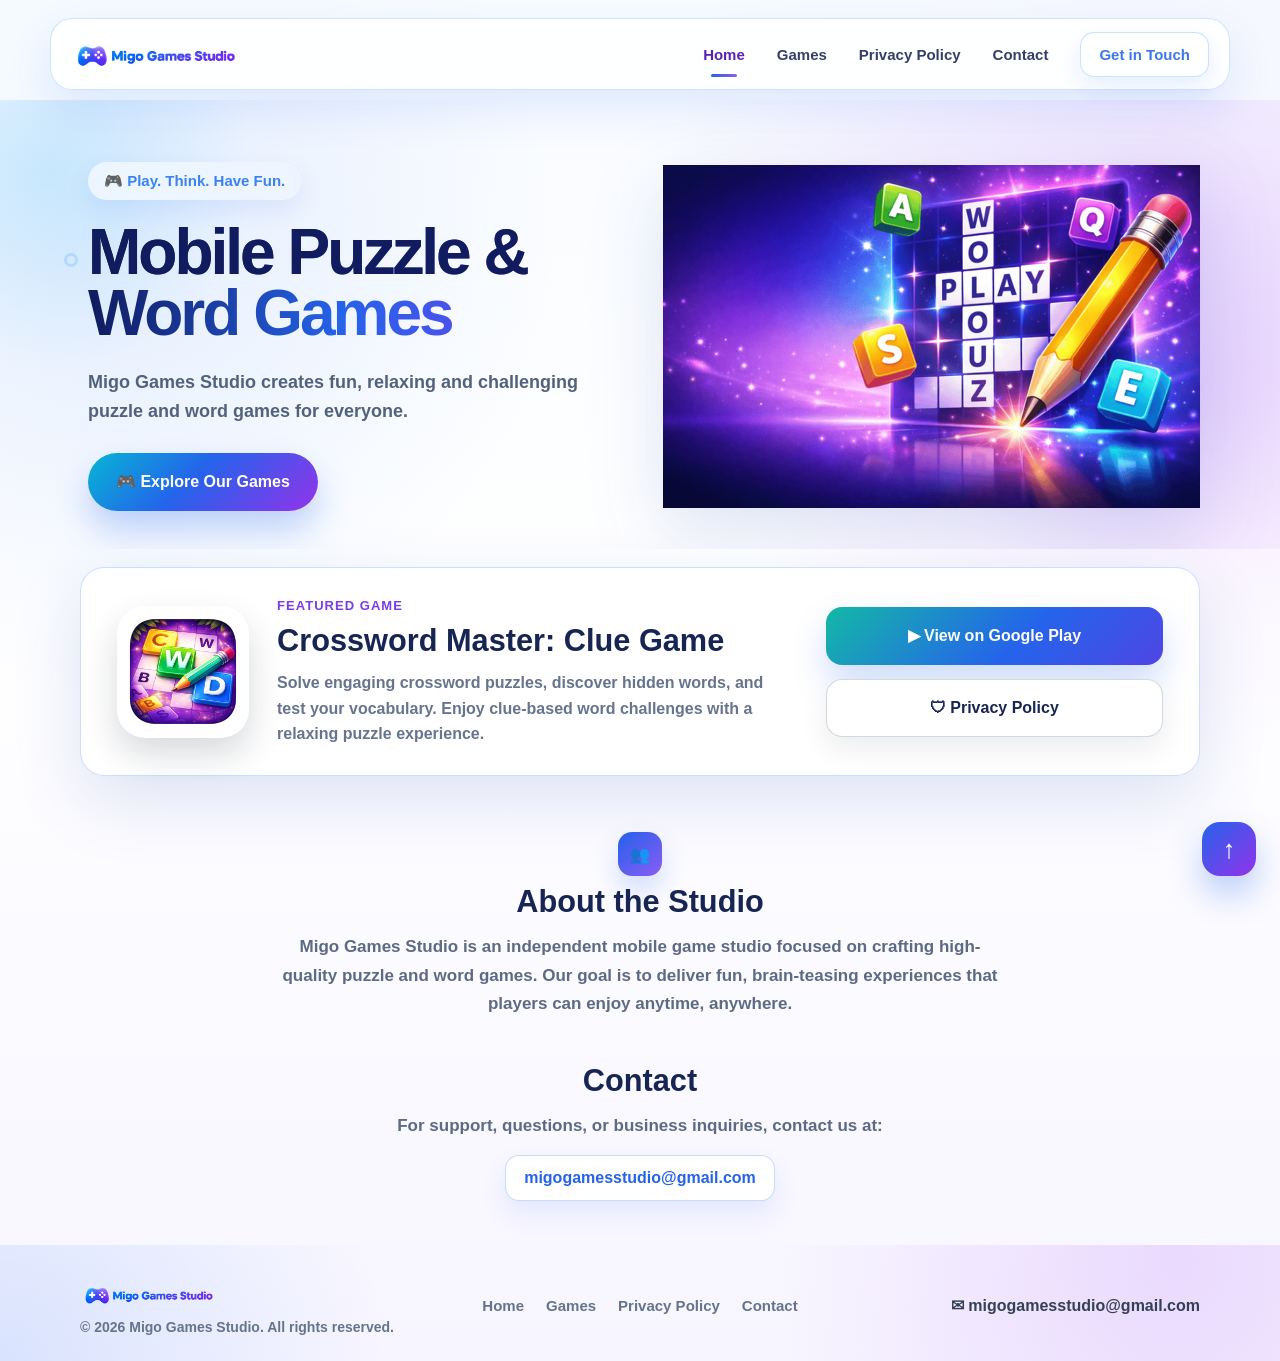
<file: index.html>
<!DOCTYPE html>
<html lang="en">
<head>
  <meta charset="UTF-8" />
  <meta name="viewport" content="width=device-width, initial-scale=1.0" />

  <title>Migo Games Studio | Mobile Puzzle & Word Games</title>

  <meta
    name="description"
    content="Migo Games Studio creates relaxing and challenging mobile puzzle and word games, including Crossword Master: Clue Game."
  />

  <link rel="stylesheet" href="style.css" />
</head>

<body>
  <header class="site-header" id="home">
    <nav class="navbar">
      <a class="brand" href="#home" aria-label="Migo Games Studio home">
        <img src="assets/images/logo.png" alt="Migo Games Studio logo" />
      </a>

      <button class="menu-toggle" aria-label="Open navigation menu">
        ☰
      </button>

      <div class="nav-links">
        <a href="#home" class="active">Home</a>
        <a href="#games">Games</a>
        <a href="privacy.html">Privacy Policy</a>
        <a href="#contact">Contact</a>
        <a class="contact-button" href="mailto:migogamesstudio@gmail.com">
          Get in Touch
        </a>
      </div>
    </nav>
  </header>

  <main>
    <section class="hero-section">
      <div class="hero-bg-shape hero-bg-left"></div>
      <div class="hero-bg-shape hero-bg-right"></div>

      <div class="container hero-content">
        <div class="hero-text">
          <span class="hero-badge">🎮 Play. Think. Have Fun.</span>

          <h1>
            Mobile Puzzle &amp;<br />
            Word Games
          </h1>

          <p>
            Migo Games Studio creates fun, relaxing and challenging puzzle and
            word games for everyone.
          </p>

          <a class="primary-button" href="#games">
            🎮 Explore Our Games
          </a>
        </div>

        <div class="hero-image-wrap">
          <img
            src="assets/images/hero-crossword.png"
            alt="Crossword puzzle illustration with letter tiles and pencil"
            class="hero-image"
          />
        </div>
      </div>
    </section>

    <section class="featured-game-section" id="games">
      <div class="container">
        <div class="game-card">
          <div class="game-info">
            <img
              src="assets/images/crossword-master-icon.png"
              alt="Crossword Master app icon"
              class="game-icon"
            />

            <div>
              <span class="section-label">Featured Game</span>
              <h2>Crossword Master: Clue Game</h2>
              <p>
                Solve engaging crossword puzzles, discover hidden words, and
                test your vocabulary. Enjoy clue-based word challenges with a
                relaxing puzzle experience.
              </p>
            </div>
          </div>

          <div class="game-actions">
            <a
              class="store-button"
              href="https://play.google.com/store/apps/details?id=com.migogamesstudio.crosswordmaster"
              target="_blank"
              rel="noopener noreferrer"
            >
              ▶ View on Google Play
            </a>

            <a class="secondary-button" href="privacy.html">
              🛡 Privacy Policy
            </a>
          </div>
        </div>
      </div>
    </section>

    <section class="about-section">
      <div class="container small-container">
        <div class="section-icon">👥</div>

        <h2>About the Studio</h2>

        <p>
          Migo Games Studio is an independent mobile game studio focused on
          crafting high-quality puzzle and word games. Our goal is to deliver
          fun, brain-teasing experiences that players can enjoy anytime,
          anywhere.
        </p>
      </div>
    </section>

    <section class="contact-section" id="contact">
      <div class="container small-container">
        <h2>Contact</h2>

        <p>
          For support, questions, or business inquiries, contact us at:
        </p>

        <a class="email-link" href="mailto:migogamesstudio@gmail.com">
          migogamesstudio@gmail.com
        </a>
      </div>
    </section>
  </main>

  <footer class="site-footer">
    <div class="container footer-content">
      <div class="footer-brand">
        <img src="assets/images/logo.png" alt="Migo Games Studio logo" />
        <p>© 2026 Migo Games Studio. All rights reserved.</p>
      </div>

      <div class="footer-links">
        <a href="#home">Home</a>
        <a href="#games">Games</a>
        <a href="privacy.html">Privacy Policy</a>
        <a href="#contact">Contact</a>
      </div>

      <a class="footer-email" href="mailto:migogamesstudio@gmail.com">
        ✉ migogamesstudio@gmail.com
      </a>
    </div>
  </footer>

  <a class="back-to-top" href="#home" aria-label="Back to top">
    ↑
  </a>
  <script>
  const menuToggle = document.querySelector(".menu-toggle");
  const navLinks = document.querySelector(".nav-links");

  menuToggle.addEventListener("click", () => {
    navLinks.classList.toggle("open");
  });

  document.querySelectorAll(".nav-links a").forEach((link) => {
    link.addEventListener("click", () => {
      navLinks.classList.remove("open");
    });
  });
</script>
</body>
</html>
</file>
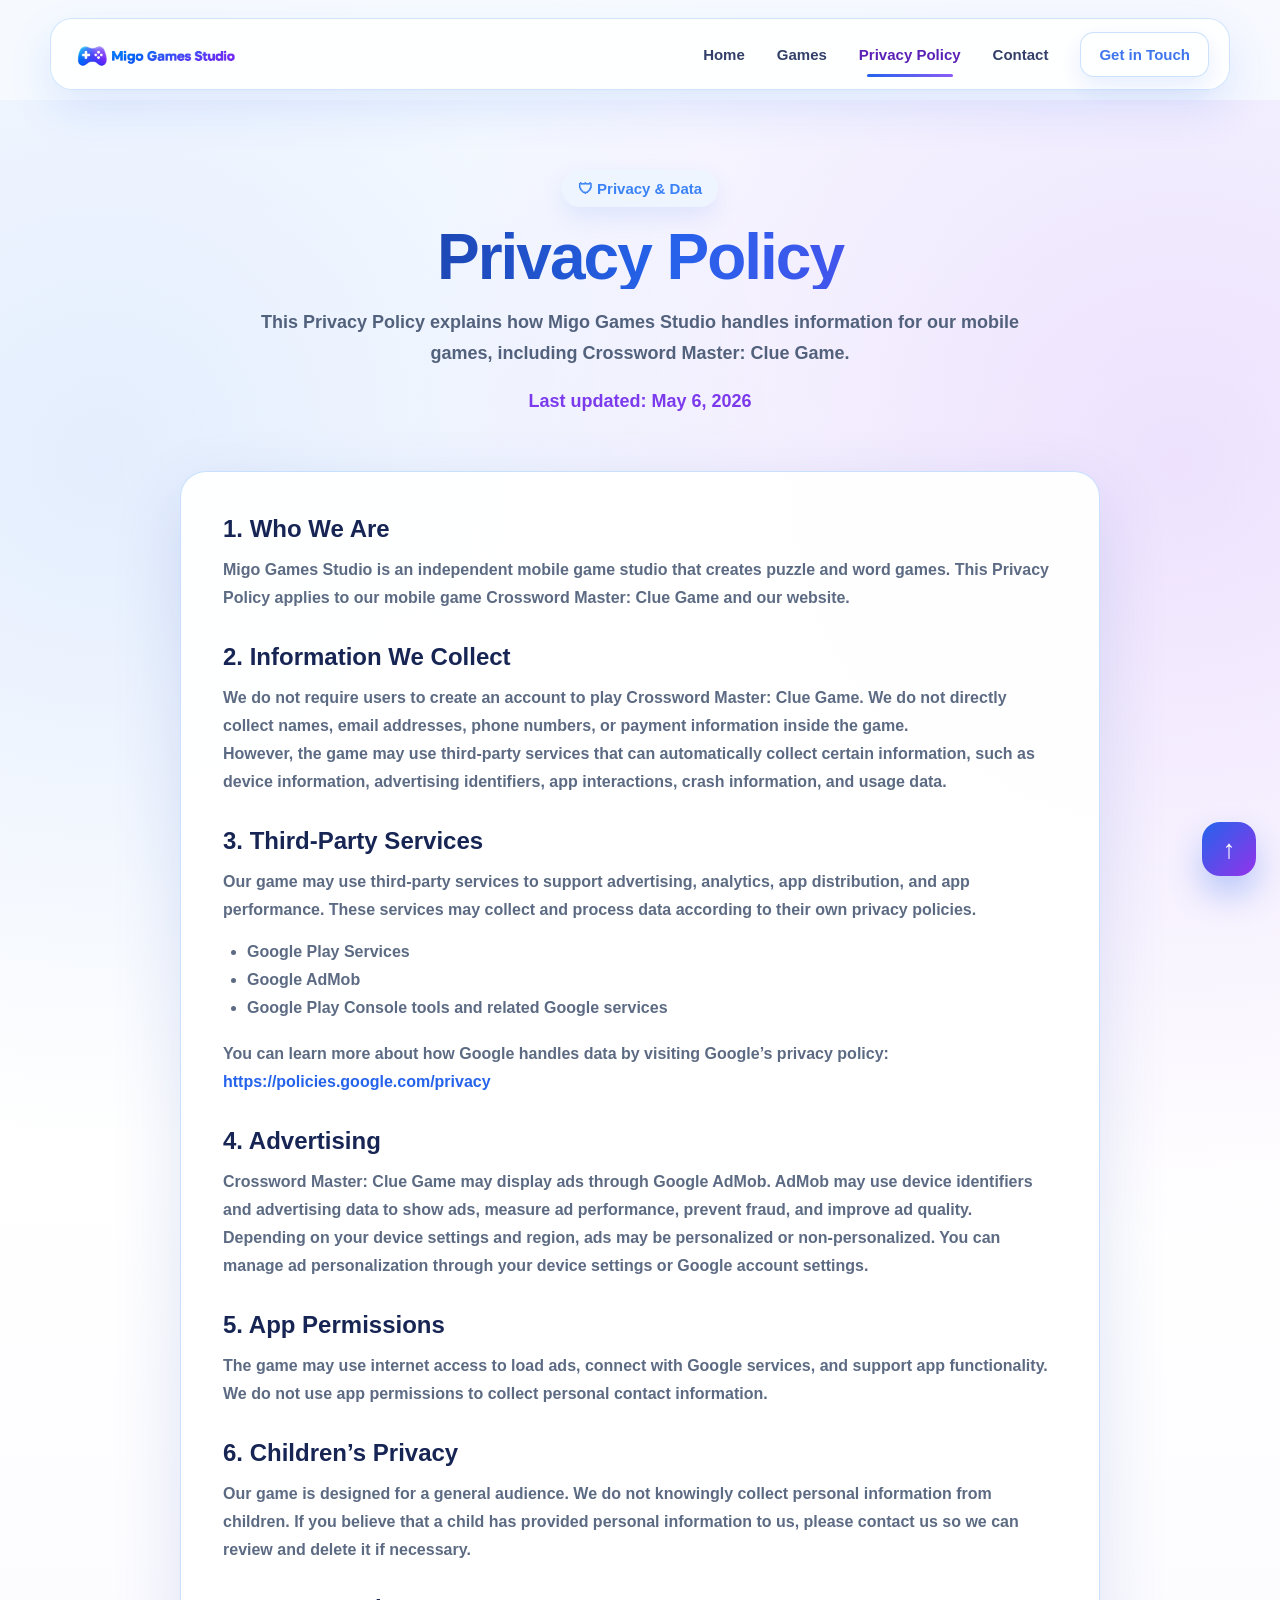
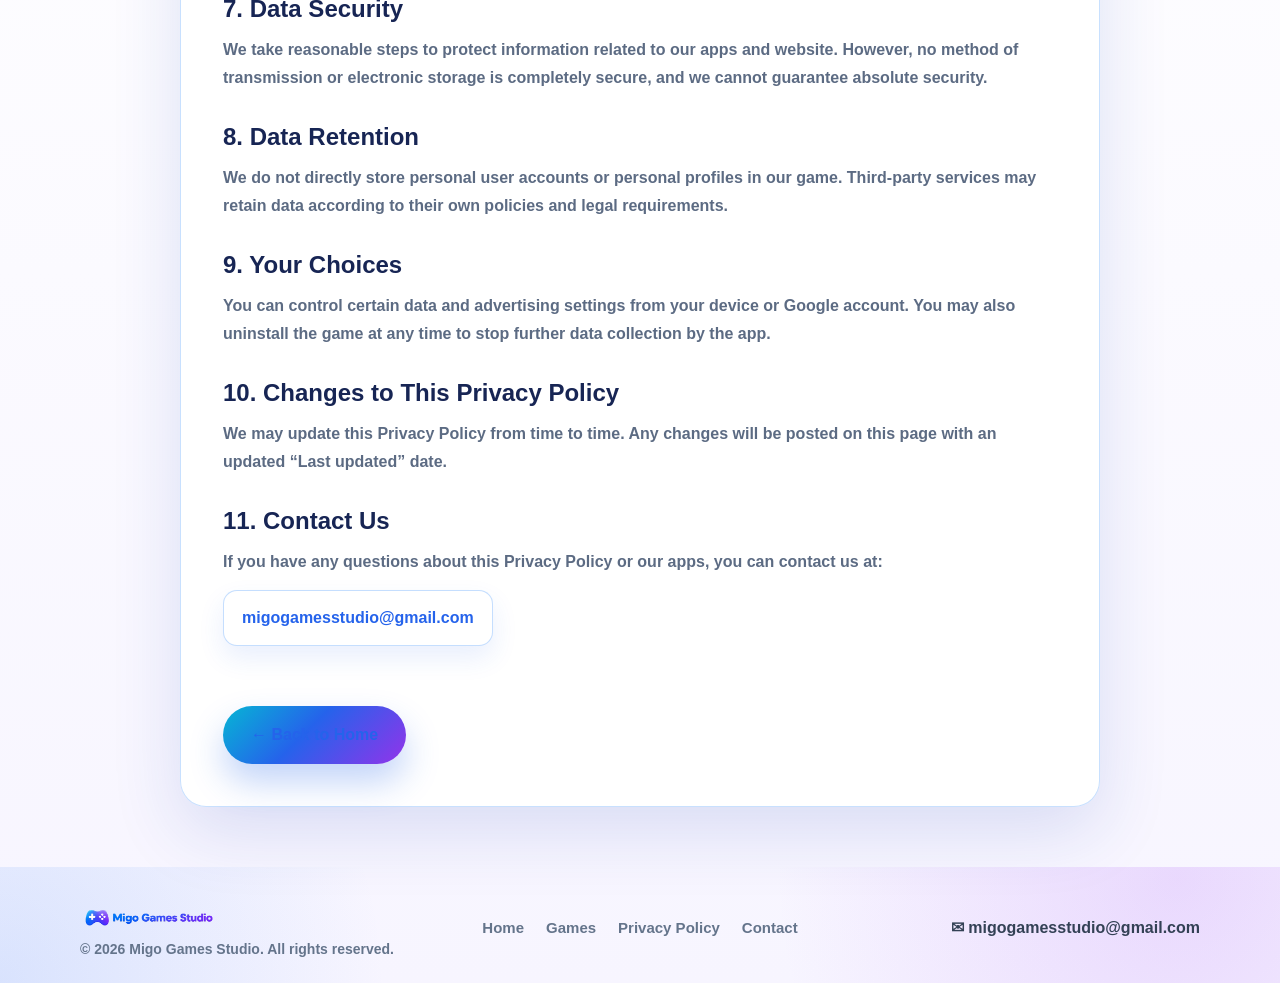
<file: privacy.html>
<!DOCTYPE html>
<html lang="en">
<head>
  <meta charset="UTF-8" />
  <meta name="viewport" content="width=device-width, initial-scale=1.0" />

  <title>Privacy Policy | Migo Games Studio</title>

  <meta
    name="description"
    content="Privacy Policy for Migo Games Studio and Crossword Master: Clue Game."
  />

  <link rel="stylesheet" href="style.css" />
</head>

<body>
  <header class="site-header" id="home">
    <nav class="navbar">
      <a class="brand" href="index.html" aria-label="Migo Games Studio home">
        <img src="assets/images/logo.png" alt="Migo Games Studio logo" />
      </a>

      <button class="menu-toggle" aria-label="Open navigation menu">
        ☰
      </button>

      <div class="nav-links">
        <a href="index.html">Home</a>
        <a href="index.html#games">Games</a>
        <a href="privacy.html" class="active">Privacy Policy</a>
        <a href="index.html#contact">Contact</a>
        <a class="contact-button" href="mailto:migogamesstudio@gmail.com">
          Get in Touch
        </a>
      </div>
    </nav>
  </header>

  <main>
    <section class="policy-hero">
      <div class="container">
        <span class="hero-badge">🛡 Privacy & Data</span>
        <h1>Privacy Policy</h1>
        <p>
          This Privacy Policy explains how Migo Games Studio handles information
          for our mobile games, including Crossword Master: Clue Game.
        </p>
        <p class="policy-date">Last updated: May 6, 2026</p>
      </div>
    </section>

    <section class="policy-section">
      <div class="container policy-card">
        <h2>1. Who We Are</h2>
        <p>
          Migo Games Studio is an independent mobile game studio that creates
          puzzle and word games. This Privacy Policy applies to our mobile game
          Crossword Master: Clue Game and our website.
        </p>

        <h2>2. Information We Collect</h2>
        <p>
          We do not require users to create an account to play Crossword Master:
          Clue Game. We do not directly collect names, email addresses, phone
          numbers, or payment information inside the game.
        </p>
        <p>
          However, the game may use third-party services that can automatically
          collect certain information, such as device information, advertising
          identifiers, app interactions, crash information, and usage data.
        </p>

        <h2>3. Third-Party Services</h2>
        <p>
          Our game may use third-party services to support advertising,
          analytics, app distribution, and app performance. These services may
          collect and process data according to their own privacy policies.
        </p>

        <ul>
          <li>Google Play Services</li>
          <li>Google AdMob</li>
          <li>Google Play Console tools and related Google services</li>
        </ul>

        <p>
          You can learn more about how Google handles data by visiting Google’s
          privacy policy:
          <a href="https://policies.google.com/privacy" target="_blank" rel="noopener noreferrer">
            https://policies.google.com/privacy
          </a>
        </p>

        <h2>4. Advertising</h2>
        <p>
          Crossword Master: Clue Game may display ads through Google AdMob.
          AdMob may use device identifiers and advertising data to show ads,
          measure ad performance, prevent fraud, and improve ad quality.
        </p>
        <p>
          Depending on your device settings and region, ads may be personalized
          or non-personalized. You can manage ad personalization through your
          device settings or Google account settings.
        </p>

        <h2>5. App Permissions</h2>
        <p>
          The game may use internet access to load ads, connect with Google
          services, and support app functionality. We do not use app permissions
          to collect personal contact information.
        </p>

        <h2>6. Children’s Privacy</h2>
        <p>
          Our game is designed for a general audience. We do not knowingly
          collect personal information from children. If you believe that a child
          has provided personal information to us, please contact us so we can
          review and delete it if necessary.
        </p>

        <h2>7. Data Security</h2>
        <p>
          We take reasonable steps to protect information related to our apps and
          website. However, no method of transmission or electronic storage is
          completely secure, and we cannot guarantee absolute security.
        </p>

        <h2>8. Data Retention</h2>
        <p>
          We do not directly store personal user accounts or personal profiles in
          our game. Third-party services may retain data according to their own
          policies and legal requirements.
        </p>

        <h2>9. Your Choices</h2>
        <p>
          You can control certain data and advertising settings from your device
          or Google account. You may also uninstall the game at any time to stop
          further data collection by the app.
        </p>

        <h2>10. Changes to This Privacy Policy</h2>
        <p>
          We may update this Privacy Policy from time to time. Any changes will
          be posted on this page with an updated “Last updated” date.
        </p>

        <h2>11. Contact Us</h2>
        <p>
          If you have any questions about this Privacy Policy or our apps, you
          can contact us at:
        </p>

        <p>
          <a class="email-link" href="mailto:migogamesstudio@gmail.com">
            migogamesstudio@gmail.com
          </a>
        </p>

        <div class="policy-actions">
          <a class="primary-button" href="index.html">← Back to Home</a>
        </div>
      </div>
    </section>
  </main>

  <footer class="site-footer">
    <div class="container footer-content">
      <div class="footer-brand">
        <img src="assets/images/logo.png" alt="Migo Games Studio logo" />
        <p>© 2026 Migo Games Studio. All rights reserved.</p>
      </div>

      <div class="footer-links">
        <a href="index.html">Home</a>
        <a href="index.html#games">Games</a>
        <a href="privacy.html">Privacy Policy</a>
        <a href="index.html#contact">Contact</a>
      </div>

      <a class="footer-email" href="mailto:migogamesstudio@gmail.com">
        ✉ migogamesstudio@gmail.com
      </a>
    </div>
  </footer>

  <a class="back-to-top" href="#home" aria-label="Back to top">
    ↑
  </a>
</body>
</html>
</file>
<file: style.css>
* {
  margin: 0;
  padding: 0;
  box-sizing: border-box;
}

html {
  scroll-behavior: smooth;
}

body {
  font-family: Inter, Arial, Helvetica, sans-serif;
  color: #172554;
  background:
    radial-gradient(circle at 8% 18%, rgba(59, 130, 246, 0.12), transparent 28%),
    radial-gradient(circle at 92% 18%, rgba(168, 85, 247, 0.16), transparent 32%),
    linear-gradient(180deg, #f8fbff 0%, #ffffff 45%, #f7f5ff 100%);
  min-height: 100vh;
  overflow-x: hidden;
}

a {
  color: inherit;
  text-decoration: none;
}

img {
  max-width: 100%;
  display: block;
}

.container {
  width: min(1120px, calc(100% - 40px));
  margin: 0 auto;
}

/* Header */

.site-header {
  position: sticky;
  top: 0;
  z-index: 50;
  padding: 18px 0 10px;
  background: rgba(248, 251, 255, 0.78);
  backdrop-filter: blur(18px);
}

.navbar {
  width: min(1180px, calc(100% - 40px));
  margin: 0 auto;
  min-height: 72px;
  padding: 12px 20px;
  border: 1px solid rgba(191, 219, 254, 0.75);
  border-radius: 22px;
  background: rgba(255, 255, 255, 0.86);
  box-shadow: 0 18px 45px rgba(37, 99, 235, 0.12);
  display: flex;
  align-items: center;
  justify-content: space-between;
  gap: 28px;
}

.brand {
  display: flex;
  align-items: center;
  min-width: 230px;
}

.brand img {
  height: 42px;
  width: auto;
  object-fit: contain;
}

.nav-links {
  display: flex;
  align-items: center;
  gap: 32px;
  font-size: 15px;
  font-weight: 700;
  color: #172554;
}

.nav-links a {
  position: relative;
  opacity: 0.88;
  transition: 0.2s ease;
}

.nav-links a:hover,
.nav-links a.active {
  color: #5b21b6;
  opacity: 1;
}

.nav-links a.active::after {
  content: "";
  position: absolute;
  left: 8px;
  right: 8px;
  bottom: -14px;
  height: 3px;
  border-radius: 999px;
  background: linear-gradient(90deg, #2563eb, #8b5cf6);
}

.contact-button {
  padding: 13px 18px;
  border-radius: 14px;
  border: 1px solid rgba(191, 219, 254, 0.9);
  background: #ffffff;
  color: #2563eb !important;
  box-shadow: 0 10px 24px rgba(37, 99, 235, 0.12);
}

.menu-toggle {
  display: none;
  border: 0;
  background: transparent;
  font-size: 26px;
  color: #172554;
  cursor: pointer;
}

/* Hero */

.hero-section {
  position: relative;
  padding: 62px 0 38px;
  overflow: hidden;
}

.hero-section::before,
.hero-section::after {
  content: "";
  position: absolute;
  border-radius: 999px;
  pointer-events: none;
}

.hero-section::before {
  width: 420px;
  height: 420px;
  left: -160px;
  top: -140px;
  background: radial-gradient(circle, rgba(56, 189, 248, 0.18), transparent 68%);
}

.hero-section::after {
  width: 520px;
  height: 520px;
  right: -170px;
  top: 30px;
  background: radial-gradient(circle, rgba(168, 85, 247, 0.18), transparent 70%);
}

.hero-bg-shape {
  position: absolute;
  pointer-events: none;
  opacity: 0.6;
}

.hero-bg-left {
  left: 5%;
  top: 34%;
  width: 14px;
  height: 14px;
  border: 3px solid rgba(96, 165, 250, 0.45);
  border-radius: 50%;
}

.hero-bg-right {
  right: 12%;
  top: 22%;
  width: 18px;
  height: 18px;
  border: 3px solid rgba(168, 85, 247, 0.28);
  border-radius: 50%;
}

.hero-content {
  position: relative;
  z-index: 2;
  display: grid;
  grid-template-columns: 1fr 1fr;
  align-items: center;
  gap: 46px;
}

.hero-text {
  padding-left: 8px;
}

.hero-badge {
  display: inline-flex;
  align-items: center;
  gap: 8px;
  padding: 10px 16px;
  border-radius: 999px;
  background: rgba(239, 246, 255, 0.95);
  color: #3b82f6;
  font-weight: 800;
  font-size: 15px;
  box-shadow: 0 10px 24px rgba(37, 99, 235, 0.1);
}

.hero-text h1 {
  margin-top: 22px;
  font-size: clamp(44px, 5vw, 76px);
  line-height: 0.95;
  letter-spacing: -3px;
  font-weight: 900;
  color: #111c5e;
}

.hero-text h1::first-line {
  color: #111c5e;
}

.hero-text h1 {
  background: linear-gradient(90deg, #101b5f 0%, #2563eb 48%, #7c3aed 100%);
  -webkit-background-clip: text;
  background-clip: text;
  color: transparent;
}

.hero-text p {
  width: min(520px, 100%);
  margin-top: 24px;
  color: #52627d;
  font-size: 18px;
  line-height: 1.65;
  font-weight: 600;
}

.primary-button {
  margin-top: 26px;
  display: inline-flex;
  align-items: center;
  justify-content: center;
  gap: 10px;
  min-height: 58px;
  padding: 0 28px;
  border-radius: 999px;
  color: white;
  font-size: 16px;
  font-weight: 900;
  background: linear-gradient(135deg, #06b6d4 0%, #2563eb 45%, #9333ea 100%);
  box-shadow: 0 18px 34px rgba(37, 99, 235, 0.28);
  transition: transform 0.2s ease, box-shadow 0.2s ease;
}

.primary-button:hover {
  transform: translateY(-2px);
  box-shadow: 0 22px 40px rgba(37, 99, 235, 0.34);
}

.hero-image-wrap {
  display: flex;
  align-items: center;
  justify-content: center;
}

.hero-image {
  width: min(560px, 100%);
  filter: drop-shadow(0 24px 36px rgba(30, 64, 175, 0.14));
}

/* Featured game */

.featured-game-section {
  position: relative;
  z-index: 3;
  padding: 18px 0 28px;
}

.game-card {
  display: grid;
  grid-template-columns: 1.5fr 0.75fr;
  gap: 34px;
  align-items: center;
  padding: 28px 36px;
  border: 1px solid rgba(191, 219, 254, 0.85);
  border-radius: 24px;
  background: rgba(255, 255, 255, 0.92);
  box-shadow: 0 24px 70px rgba(30, 64, 175, 0.14);
}

.game-info {
  display: flex;
  align-items: center;
  gap: 28px;
}

.game-icon {
  width: 132px;
  height: 132px;
  object-fit: cover;
  border-radius: 28px;
  box-shadow: 0 16px 34px rgba(15, 23, 42, 0.16);
  flex: 0 0 auto;
}

.section-label {
  display: inline-block;
  margin-bottom: 10px;
  color: #7c3aed;
  text-transform: uppercase;
  letter-spacing: 0.08em;
  font-size: 13px;
  font-weight: 900;
}

.game-info h2,
.about-section h2,
.contact-section h2 {
  font-size: clamp(24px, 2.4vw, 32px);
  color: #172554;
  line-height: 1.15;
  font-weight: 900;
}

.game-info p {
  margin-top: 12px;
  color: #66748d;
  line-height: 1.6;
  font-size: 16px;
  font-weight: 600;
}

.game-actions {
  display: grid;
  gap: 14px;
}

.store-button,
.secondary-button {
  min-height: 58px;
  padding: 0 22px;
  border-radius: 16px;
  display: inline-flex;
  align-items: center;
  justify-content: center;
  text-align: center;
  font-weight: 900;
  font-size: 16px;
}

.store-button {
  color: #ffffff;
  background: linear-gradient(135deg, #14b8a6 0%, #2563eb 58%, #4f46e5 100%);
  box-shadow: 0 18px 34px rgba(37, 99, 235, 0.22);
}

.secondary-button {
  color: #172554;
  background: #ffffff;
  border: 1px solid rgba(203, 213, 225, 0.9);
  box-shadow: 0 12px 28px rgba(15, 23, 42, 0.08);
}

/* About & Contact */

.about-section {
  padding: 28px 0 26px;
  text-align: center;
}

.small-container {
  width: min(720px, calc(100% - 40px));
}

.section-icon {
  margin: 0 auto 8px;
  width: 44px;
  height: 44px;
  border-radius: 14px;
  display: grid;
  place-items: center;
  color: #ffffff;
  background: linear-gradient(135deg, #2563eb, #8b5cf6);
  box-shadow: 0 14px 28px rgba(37, 99, 235, 0.2);
}

.about-section p,
.contact-section p {
  margin-top: 14px;
  color: #5c6b83;
  font-size: 17px;
  line-height: 1.68;
  font-weight: 600;
}

.contact-section {
  padding: 18px 0 44px;
  text-align: center;
}

.email-link {
  margin-top: 14px;
  display: inline-flex;
  padding: 13px 18px;
  border-radius: 14px;
  color: #2563eb;
  font-weight: 900;
  background: #ffffff;
  border: 1px solid rgba(191, 219, 254, 0.9);
  box-shadow: 0 12px 26px rgba(37, 99, 235, 0.1);
}

/* Footer */

.site-footer {
  position: relative;
  padding: 32px 0 26px;
  background:
    radial-gradient(circle at 0% 100%, rgba(59, 130, 246, 0.16), transparent 30%),
    radial-gradient(circle at 92% 10%, rgba(168, 85, 247, 0.18), transparent 34%);
}

.footer-content {
  display: grid;
  grid-template-columns: 1fr auto 1fr;
  align-items: center;
  gap: 28px;
}

.footer-brand img {
  height: 34px;
  width: auto;
  margin-bottom: 8px;
}

.footer-brand p {
  color: #64748b;
  font-size: 14px;
  font-weight: 600;
}

.footer-links {
  display: flex;
  align-items: center;
  gap: 22px;
  color: #64748b;
  font-size: 15px;
  font-weight: 800;
}

.footer-links a:hover {
  color: #2563eb;
}

.footer-email {
  justify-self: end;
  color: #334155;
  font-weight: 800;
}

.back-to-top {
  position: fixed;
  right: 24px;
  bottom: 24px;
  width: 54px;
  height: 54px;
  border-radius: 18px;
  display: grid;
  place-items: center;
  color: #ffffff;
  font-size: 26px;
  font-weight: 900;
  background: linear-gradient(135deg, #2563eb, #9333ea);
  box-shadow: 0 18px 34px rgba(37, 99, 235, 0.3);
  z-index: 60;
}

/* Responsive */

@media (max-width: 900px) {
  .site-header {
    padding: 12px 0 8px;
  }

  .navbar {
    border-radius: 18px;
    min-height: auto;
  }

  .brand {
    min-width: 0;
  }

  .brand img {
    height: 34px;
  }

  .menu-toggle {
    display: block;
  }

  .nav-links {
  position: absolute;
  top: calc(100% + 10px);
  left: 0;
  right: 0;
  display: none;
  flex-direction: column;
  align-items: stretch;
  gap: 0;
  padding: 14px;
  border: 1px solid rgba(191, 219, 254, 0.85);
  border-radius: 20px;
  background: rgba(255, 255, 255, 0.96);
  box-shadow: 0 18px 45px rgba(37, 99, 235, 0.16);
}

.navbar {
  position: relative;
}

.nav-links.open {
  display: flex;
}

.nav-links a {
  padding: 14px 16px;
  border-radius: 14px;
}

.nav-links a:hover,
.nav-links a.active {
  background: rgba(239, 246, 255, 0.95);
}

.nav-links a.active::after {
  display: none;
}

.contact-button {
  margin-top: 8px;
  justify-content: center;
  text-align: center;
}

  .hero-section {
    padding-top: 36px;
  }

  .hero-content {
    grid-template-columns: 1fr;
    text-align: center;
    gap: 28px;
  }

  .hero-text {
    padding-left: 0;
  }

  .hero-text p {
    margin-left: auto;
    margin-right: auto;
  }

  .hero-image {
    width: min(420px, 100%);
  }

  .game-card {
    grid-template-columns: 1fr;
    text-align: center;
    padding: 26px 22px;
  }

  .game-info {
    flex-direction: column;
  }

  .footer-content {
    grid-template-columns: 1fr;
    text-align: center;
  }

  .footer-brand img {
    margin-left: auto;
    margin-right: auto;
  }

  .footer-links {
    justify-content: center;
    flex-wrap: wrap;
  }

  .footer-email {
    justify-self: center;
  }
}

@media (max-width: 520px) {
  .container,
  .navbar,
  .small-container {
    width: min(100% - 24px, 1120px);
  }

  .hero-text h1 {
    letter-spacing: -1.6px;
  }

  .game-icon {
    width: 112px;
    height: 112px;
    border-radius: 24px;
  }

  .back-to-top {
    width: 46px;
    height: 46px;
    right: 16px;
    bottom: 16px;
  }
}
/* Privacy Policy Page */

.policy-hero {
  padding: 70px 0 30px;
  text-align: center;
}

.policy-hero h1 {
  margin-top: 18px;
  font-size: clamp(42px, 5vw, 70px);
  line-height: 1;
  letter-spacing: -2px;
  font-weight: 900;
  background: linear-gradient(90deg, #101b5f 0%, #2563eb 52%, #7c3aed 100%);
  -webkit-background-clip: text;
  background-clip: text;
  color: transparent;
}

.policy-hero p {
  width: min(760px, 100%);
  margin: 18px auto 0;
  color: #52627d;
  font-size: 18px;
  line-height: 1.7;
  font-weight: 600;
}

.policy-date {
  color: #7c3aed !important;
  font-weight: 900 !important;
}

.policy-section {
  padding: 24px 0 60px;
}

.policy-card {
  width: min(920px, calc(100% - 40px));
  padding: 42px;
  border: 1px solid rgba(191, 219, 254, 0.85);
  border-radius: 26px;
  background: rgba(255, 255, 255, 0.94);
  box-shadow: 0 24px 70px rgba(30, 64, 175, 0.14);
}

.policy-card h2 {
  margin-top: 30px;
  margin-bottom: 12px;
  color: #172554;
  font-size: 24px;
  line-height: 1.25;
  font-weight: 900;
}

.policy-card h2:first-child {
  margin-top: 0;
}

.policy-card p,
.policy-card li {
  color: #5c6b83;
  font-size: 16px;
  line-height: 1.75;
  font-weight: 600;
}

.policy-card ul {
  margin: 14px 0 18px 24px;
}

.policy-card a {
  color: #2563eb;
  font-weight: 900;
  word-break: break-word;
}

.policy-actions {
  margin-top: 34px;
}

@media (max-width: 640px) {
  .policy-card {
    padding: 28px 22px;
  }

  .policy-hero {
    padding-top: 44px;
  }
}
</file>
